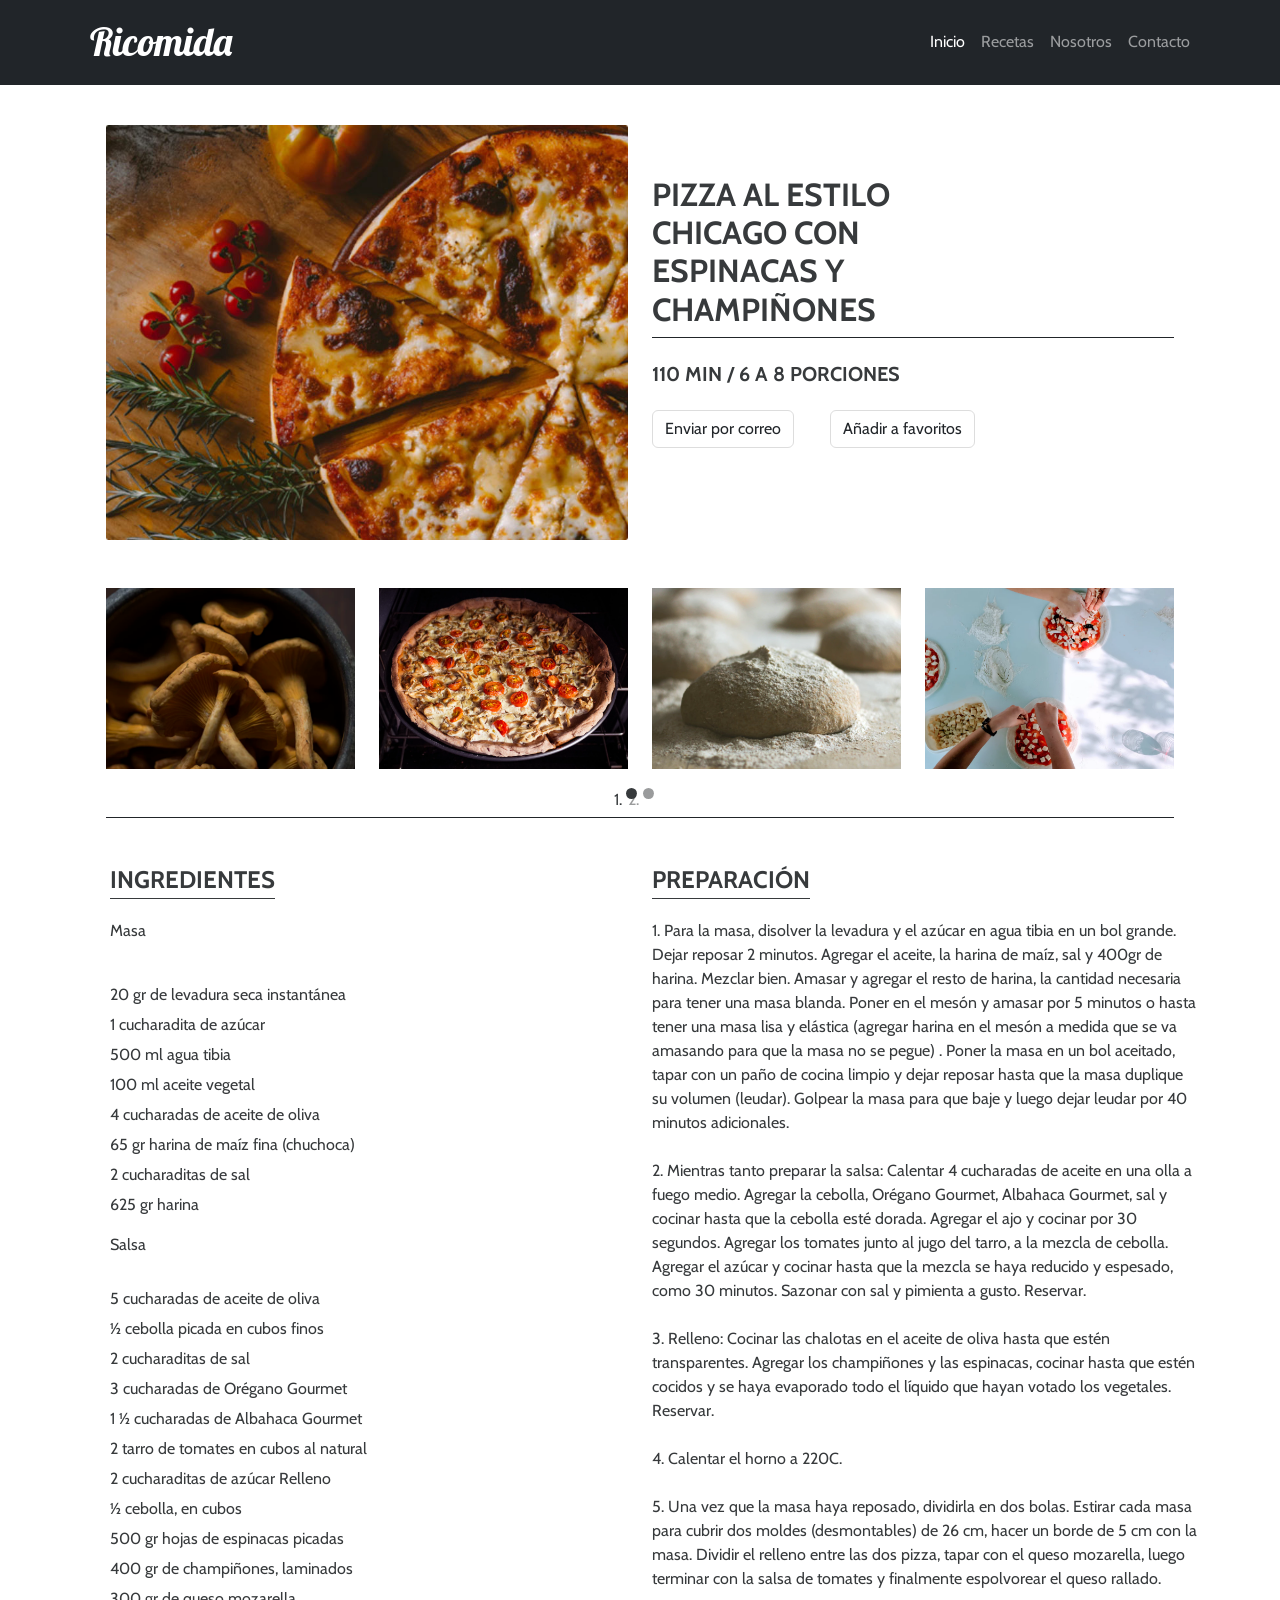
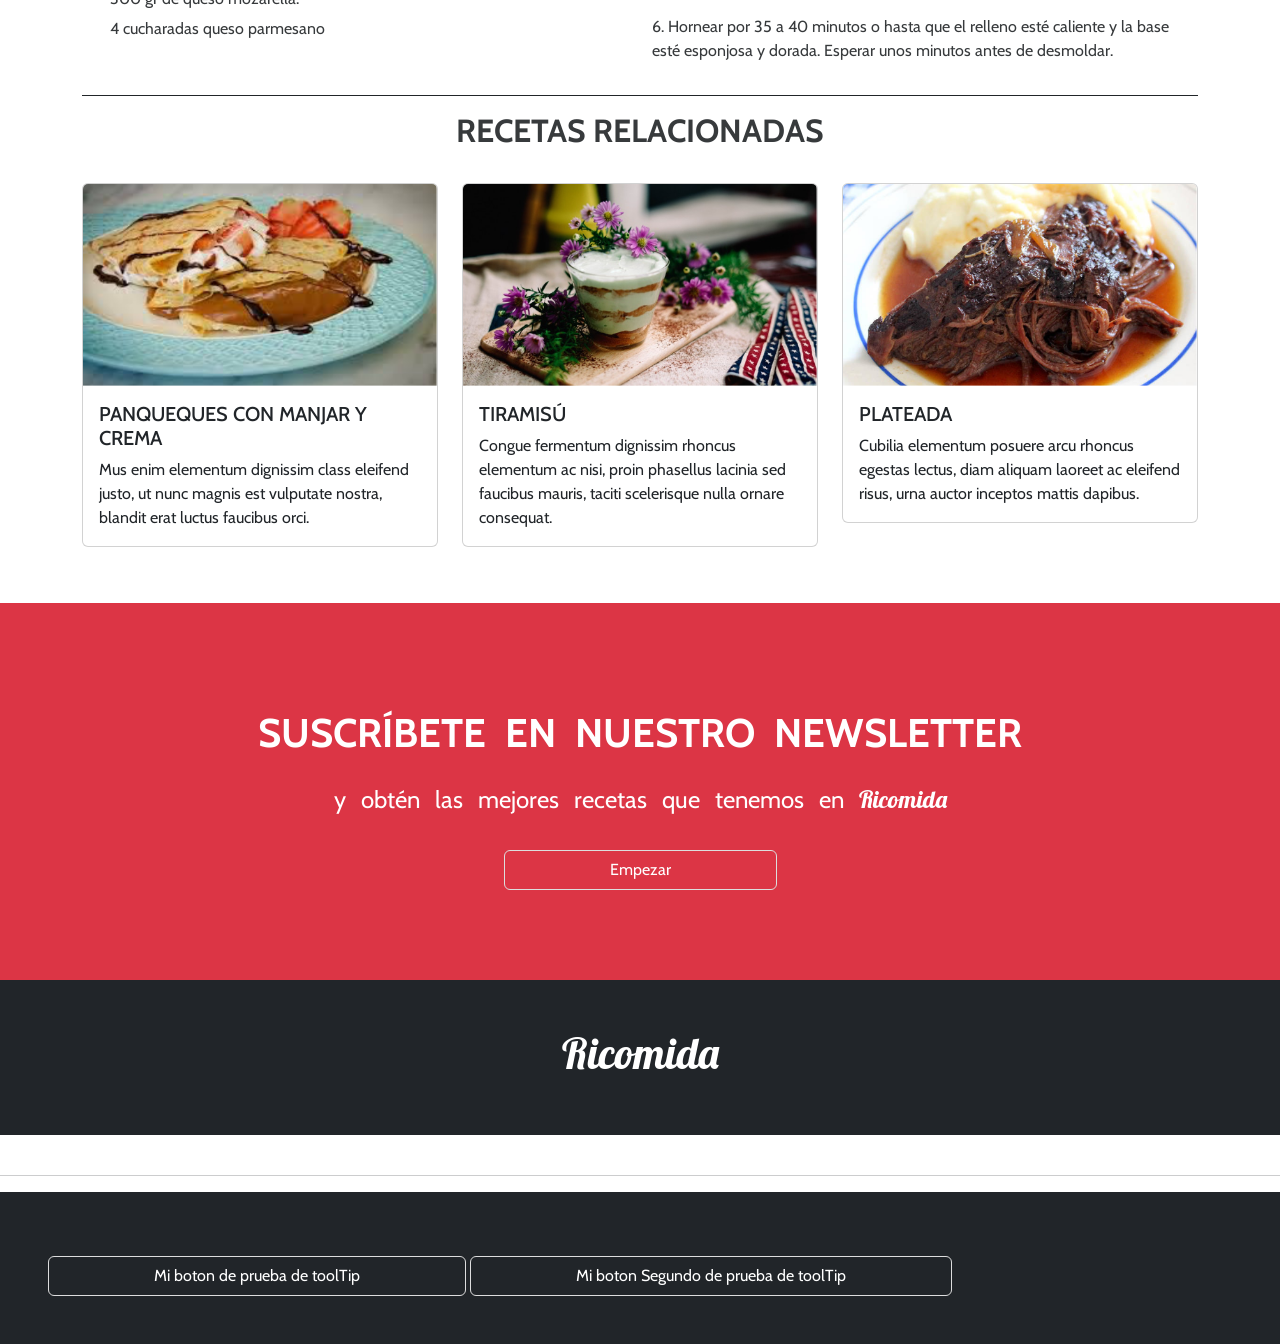
<file: index.html>
<!DOCTYPE html>
<html lang="en">
  <head>
    <meta charset="UTF-8" />
    <meta name="viewport" content="width=device-width, initial-scale=1.0" />
    <meta http-equiv="X-UA-Compatible" content="IE=edge" />
    <link
      href="https://cdn.jsdelivr.net/npm/bootstrap@5.1.3/dist/css/bootstrap.min.css"
      rel="stylesheet"
      integrity="sha384-1BmE4kWBq78iYhFldvKuhfTAU6auU8tT94WrHftjDbrCEXSU1oBoqyl2QvZ6jIW3"
      crossorigin="anonymous"
    />
    <link
      href="https://fonts.googleapis.com/css?family=Cabin:400,700&display=swap"
      rel="stylesheet"
    />
    <link
      href="https://fonts.googleapis.com/css?family=Lobster&display=swap"
      rel="stylesheet"
    />
    <link rel="stylesheet" href="assets/css/style.css" />
    <title>Ricomida</title>
  </head>

  <body>
    <nav class="navbar navbar-expand-lg navbar-dark bg-dark text-white px-4">
      <div class="container">
        <a class="navbar-brand ms-2 nav_titulo" href="#">Ricomida</a>
        <button
          class="navbar-toggler boton"
          type="button"
          data-bs-toggle="collapse"
          data-bs-target="#navbarNavAltMarkup"
          aria-controls="navbarNavAltMarkup"
          aria-expanded="false"
          aria-label="Toggle navigation"
        >
          <span class="navbar-toggler-icon"></span>
        </button>
        <div class="collapse navbar-collapse" id="navbarNavAltMarkup">
          <div class="navbar-nav ms-auto">
            <a class="nav-item nav-link active" href="#">Inicio</a>
            <a class="nav-item nav-link" href="#">Recetas</a>
            <a class="nav-item nav-link" href="#">Nosotros</a>
            <a class="nav-item nav-link" href="#">Contacto</a>
          </div>
        </div>
      </div>
    </nav>
    <main class="container">
      <header class="header_class my-3 border-top border-dark pt-4 mx-4">
        <div class="row">
          <div class="col-xs-12 col-sm-12 col-md-12 col-lg-6 col-xl-6">
            <img src="assets/img/principal.jpg" alt="pizza" class="img-fluid" />
          </div>
          <div
            class="col-xs-12 col-sm-12 col-md-12 col-lg-6 col-xl-6 header_texto"
          >
            <div>
              <h2 class="text-center fw-bold">
                PIZZA AL ESTILO CHICAGO CON ESPINACAS Y CHAMPIÑONES
              </h2>
            </div>
            <div class="text-center border-top border-dark">
              <h5 class="text-center my-4 fw-bold">
                110 MIN / 6 A 8 PORCIONES
              </h5>
              <div class="header_botones">
                <button
                  id="enviarCorreo"
                  class="btn header_boton me-3 d-inline-block connectiontooltip"
                  data-bs-toggle="tooltip"
                  data-bs-placement="bottom"
                  title="Presiona para enviar tu correo"
                >
                  Enviar por correo
                </button>
                <button
                  class="btn header_boton ms-3 d-inline-block connectiontooltip"
                  data-bs-toggle="tooltip"
                  data-bs-placement="right"
                  title="Agrega esta receta a tus favoritos"
                >
                  Añadir a favoritos
                </button>
              </div>
            </div>
          </div>
        </div>
      </header>
      <section
        class="seccion_carrusel my-5 d-none d-sm-none d-md-block d-lg-block d-xl-block mx-4 border-dark border-bottom pb-5"
      >
        <div
          id="carouselExampleIndicators"
          class="carousel slide"
          data-bs-ride="carousel"
        >
          <ol class="carousel-indicators">
            <li
              data-bs-target="#carouselExampleIndicators"
              data-bs-slide-to="0"
              class="active"
            ></li>
            <li
              data-bs-target="#carouselExampleIndicators"
              data-bs-slide-to="1"
            ></li>
          </ol>
          <div class="carousel-inner text-dark">
            <div class="carousel-item active">
              <div class="row">
                <div class="col-md-3 col-lg-3 col-xl-3">
                  <img
                    src="assets/img/slider-1.png"
                    class="img-fluid"
                    alt="slider-1"
                  />
                </div>
                <div class="col-md-3 col-lg-3 col-xl-3">
                  <img
                    src="assets/img/slider-2.png"
                    class="img-fluid"
                    alt="slider-2"
                  />
                </div>
                <div class="col-md-3 col-lg-3 col-xl-3">
                  <img
                    src="assets/img/slider-3.png"
                    class="img-fluid"
                    alt="slider-3"
                  />
                </div>
                <div class="col-md-3 col-lg-3 col-xl-3">
                  <img
                    src="assets/img/slider-4.png"
                    class="img-fluid"
                    alt="slider-4"
                  />
                </div>
              </div>
            </div>
            <div class="carousel-item text-dark">
              <div class="row">
                <div class="col-md-3 col-lg-3 col-xl-3">
                  <img
                    src="assets/img/slider-5.png"
                    class="img-fluid"
                    alt="slider-5"
                  />
                </div>
                <div class="col-md-3 col-lg-3 col-xl-3">
                  <img
                    src="assets/img/slider-6.png"
                    class="img-fluid"
                    alt="slider-6"
                  />
                </div>
                <div class="col-md-3 col-lg-3 col-xl-3">
                  <img
                    src="assets/img/slider-7.png"
                    class="img-fluid"
                    alt="slider-7"
                  />
                </div>
                <div class="col-md-3 col-lg-3 col-xl-3">
                  <img
                    src="assets/img/slider-8.png"
                    class="img-fluid"
                    alt="slider-8"
                  />
                </div>
              </div>
            </div>
          </div>
        </div>
      </section>
      <section class="section_ingre_prepa">
        <div class="row">
          <div
            class="col-xs-12 col-sm-12 col-md-12 col-lg-6 col-xl-6 seccion_ingredientes"
          >
            <h4 class="pt-5 fw-bold pb-1">INGREDIENTES</h4>
            <p class="py-4">Masa</p>
            <ul class="ps-0">
              <li>20 gr de levadura seca instantánea</li>
              <li>1 cucharadita de azúcar</li>
              <li>500 ml agua tibia</li>
              <li>100 ml aceite vegetal</li>
              <li>4 cucharadas de aceite de oliva</li>
              <li>65 gr harina de maíz fina (chuchoca)</li>
              <li>2 cucharaditas de sal</li>
              <li>625 gr harina</li>
            </ul>
            <p>Salsa</p>
            <ul class="ps-0 pt-2">
              <li>5 cucharadas de aceite de oliva</li>
              <li>½ cebolla picada en cubos finos</li>
              <li>2 cucharaditas de sal</li>
              <li>3 cucharadas de Orégano Gourmet</li>
              <li>1 ½ cucharadas de Albahaca Gourmet</li>
              <li>2 tarro de tomates en cubos al natural</li>
              <li>2 cucharaditas de azúcar Relleno</li>
              <li>½ cebolla, en cubos</li>
              <li>500 gr hojas de espinacas picadas</li>
              <li>400 gr de champiñones, laminados</li>
              <li>300 gr de queso mozarella.</li>
              <li>4 cucharadas queso parmesano</li>
            </ul>
          </div>
          <div class="col-xs-12 col-sm-12 col-md-12 col-lg-6 col-xl-6">
            <h4 class="pt-4 fw-bold pb-1">PREPARACIÓN</h4>
            <p></p>
            <p class="pt-2">
              1. Para la masa, disolver la levadura y el azúcar en agua tibia en
              un bol grande. Dejar reposar 2 minutos. Agregar el aceite, la
              harina de maíz, sal y 400gr de harina. Mezclar bien. Amasar y
              agregar el resto de harina, la cantidad necesaria para tener una
              masa blanda. Poner en el mesón y amasar por 5 minutos o hasta
              tener una masa lisa y elástica (agregar harina en el mesón a
              medida que se va amasando para que la masa no se pegue) . Poner la
              masa en un bol aceitado, tapar con un paño de cocina limpio y
              dejar reposar hasta que la masa duplique su volumen (leudar).
              Golpear la masa para que baje y luego dejar leudar por 40 minutos
              adicionales.
            </p>
            <p class="pt-2">
              2. Mientras tanto preparar la salsa: Calentar 4 cucharadas de
              aceite en una olla a fuego medio. Agregar la cebolla, Orégano
              Gourmet, Albahaca Gourmet, sal y cocinar hasta que la cebolla esté
              dorada. Agregar el ajo y cocinar por 30 segundos. Agregar los
              tomates junto al jugo del tarro, a la mezcla de cebolla. Agregar
              el azúcar y cocinar hasta que la mezcla se haya reducido y
              espesado, como 30 minutos. Sazonar con sal y pimienta a gusto.
              Reservar.
            </p>
            <p class="pt-2">
              3. Relleno: Cocinar las chalotas en el aceite de oliva hasta que
              estén transparentes. Agregar los champiñones y las espinacas,
              cocinar hasta que estén cocidos y se haya evaporado todo el
              líquido que hayan votado los vegetales. Reservar.
            </p>
            <p class="pt-2">4. Calentar el horno a 220C.</p>
            <p class="pt-2">
              5. Una vez que la masa haya reposado, dividirla en dos bolas.
              Estirar cada masa para cubrir dos moldes (desmontables) de 26 cm,
              hacer un borde de 5 cm con la masa. Dividir el relleno entre las
              dos pizza, tapar con el queso mozarella, luego terminar con la
              salsa de tomates y finalmente espolvorear el queso rallado.
            </p>
            <p class="pt-2">
              6. Hornear por 35 a 40 minutos o hasta que el relleno esté
              caliente y la base esté esponjosa y dorada. Esperar unos minutos
              antes de desmoldar.
            </p>
          </div>
        </div>
      </section>
      <section class="seccion_recetas py-3 my-3 border-dark border-top">
        <h2 class="text-center fw-bold">RECETAS RELACIONADAS</h2>
        <div class="row">
          <article class="col-xs-12 col-sm-12 col-md-6 col-lg-4 col-xl-4 my-4">
            <div class="card">
              <img
                src="assets/img/recipe-card-1.png"
                class="card-img-top"
                alt="recipe-card-1"
              />
              <div class="card-body">
                <h5 class="card-title">PANQUEQUES CON MANJAR Y CREMA</h5>
                <p class="card-text">
                  Mus enim elementum dignissim class eleifend justo, ut nunc
                  magnis est vulputate nostra, blandit erat luctus faucibus
                  orci.
                </p>
              </div>
            </div>
          </article>
          <article class="col-xs-12 col-sm-12 col-md-6 col-lg-4 col-xl-4 my-4">
            <div class="card">
              <img
                src="assets/img/recipe-card-2.png"
                class="card-img-top"
                alt="recipe-card-2"
              />
              <div class="card-body">
                <h5 class="card-title">TIRAMISÚ</h5>
                <p class="card-text">
                  Congue fermentum dignissim rhoncus elementum ac nisi, proin
                  phasellus lacinia sed faucibus mauris, taciti scelerisque
                  nulla ornare consequat.
                </p>
              </div>
            </div>
          </article>
          <article class="col-xs-12 col-sm-12 col-md-6 col-lg-4 col-xl-4 my-4">
            <div class="card">
              <img
                src="assets/img/recipe-card-3.png"
                class="card-img-top"
                alt="recipe-card-3"
              />
              <div class="card-body">
                <h5 class="card-title">PLATEADA</h5>
                <p class="card-text">
                  Cubilia elementum posuere arcu rhoncus egestas lectus, diam
                  aliquam laoreet ac eleifend risus, urna auctor inceptos mattis
                  dapibus.
                </p>
              </div>
            </div>
          </article>
        </div>
      </section>
    </main>
    <section
      class="seccion_newslatter container-fluid bg-danger text-center text-white px-4"
    >
      <h1 class="pt-3 fw-bold">SUSCRÍBETE EN NUESTRO NEWSLETTER</h1>
      <p class="fw-lighter mx-4 pt-3">
        y obtén las mejores recetas que tenemos en <span>Ricomida</span>
      </p>
      <button
        class="btn seccion_newslatter_boton text-white mt-3 connectiontooltip"
        data-bs-toggle="tooltip"
        data-bs-placement="top"
        title="Enviar comentario"
      >
        Empezar
      </button>
    </section>
    <footer class="bg-dark p-5">
      <h2 class="text-white text-center">Ricomida</h2>
    </footer>
    <br/>
    <hr/>
    <div class="bg-dark p-5">
        <button
        class="btn seccion_newslatter_boton text-white mt-3 connect"
        data-bs-toggle="tooltip"
        data-bs-placement="top"
        title="Usando la class conect para conectar"
      >
        Mi boton de prueba de toolTip
      </button>
      <button
      class="btn seccion_newslatter_boton text-white mt-3 connect"
      data-bs-toggle="tooltip"
      data-bs-placement="top"
      title="Usando la class connect para conectar dos botones"
    >
      Mi boton Segundo de prueba de toolTip
    </button>
    </div>
    <script
      src="https://code.jquery.com/jquery-3.6.0.js"
      integrity="sha256-H+K7U5CnXl1h5ywQfKtSj8PCmoN9aaq30gDh27Xc0jk="
      crossorigin="anonymous"
    ></script>
    <script
      src="https://cdn.jsdelivr.net/npm/bootstrap@5.1.3/dist/js/bootstrap.bundle.min.js"
      integrity="sha384-ka7Sk0Gln4gmtz2MlQnikT1wXgYsOg+OMhuP+IlRH9sENBO0LRn5q+8nbTov4+1p"
      crossorigin="anonymous"
    ></script>
    <script src="assets/js/script.js"></script>

    <!-- ULTIMA VERSION -->
    <!-- <script
      src="https://code.jquery.com/jquery-3.7.1.js"
      integrity="sha256-eKhayi8LEQwp4NKxN+CfCh+3qOVUtJn3QNZ0TciWLP4="
      crossorigin="anonymous"
    ></script> -->
  </body>
</html>
</file>
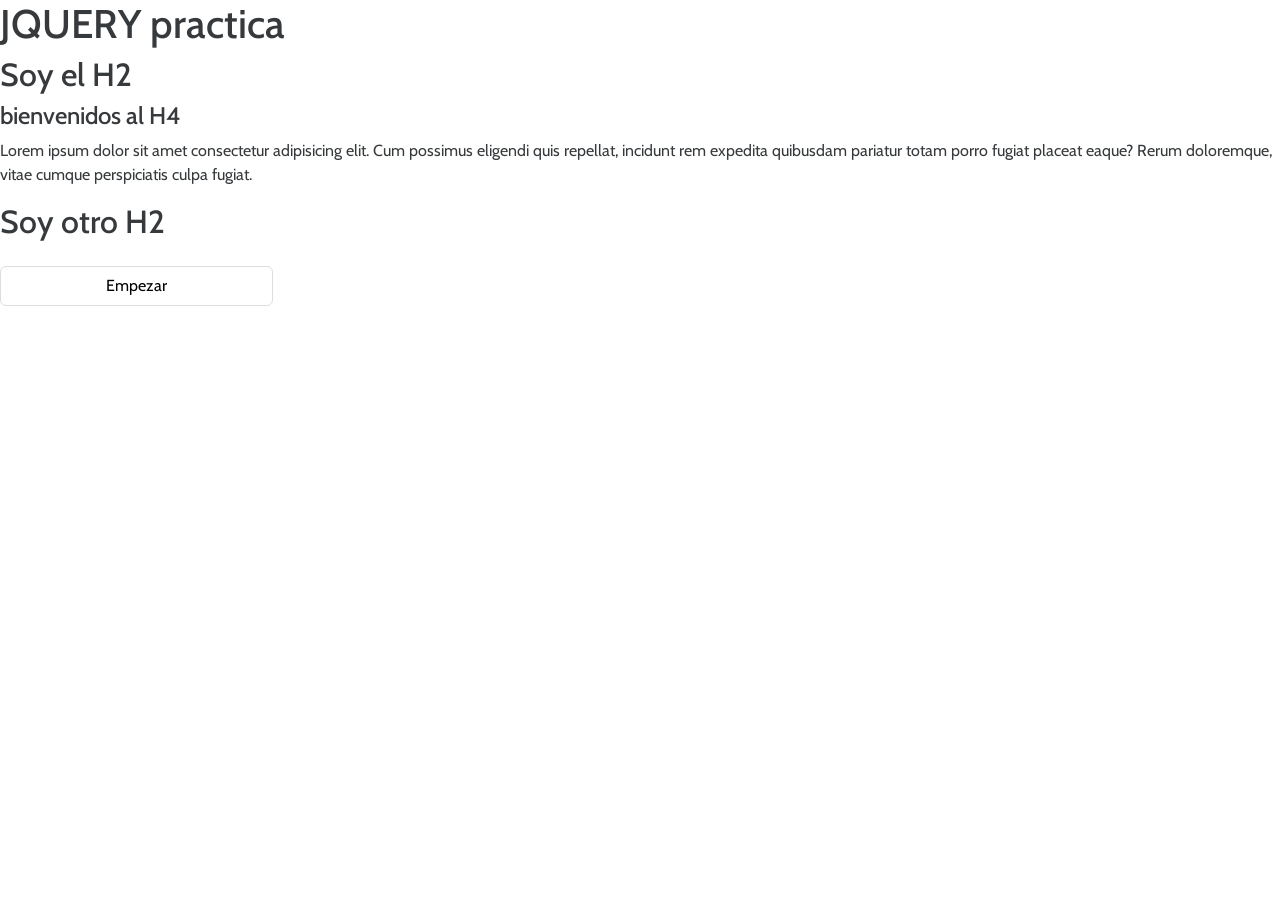
<file: exercise.html>
<!DOCTYPE html>
<html lang="en">
  <head>
    <meta charset="UTF-8" />
    <meta name="viewport" content="width=device-width, initial-scale=1.0" />
    <meta http-equiv="X-UA-Compatible" content="IE=edge" />
    <link
      href="https://cdn.jsdelivr.net/npm/bootstrap@5.1.3/dist/css/bootstrap.min.css"
      rel="stylesheet"
      integrity="sha384-1BmE4kWBq78iYhFldvKuhfTAU6auU8tT94WrHftjDbrCEXSU1oBoqyl2QvZ6jIW3"
      crossorigin="anonymous"
    />
    <link
      href="https://fonts.googleapis.com/css?family=Cabin:400,700&display=swap"
      rel="stylesheet"
    />
    <link
      href="https://fonts.googleapis.com/css?family=Lobster&display=swap"
      rel="stylesheet"
    />
    <link rel="stylesheet" href="assets/css/style.css" />
    <title>Exercise</title>
  </head>

  <body>
    <h1>JQUERY practica</h1>
    <h2>Soy el H2</h2>
    <h4>bienvenidos al H4</h4>
    <p>
      Lorem ipsum dolor sit amet consectetur adipisicing elit. Cum possimus
      eligendi quis repellat, incidunt rem expedita quibusdam pariatur totam
      porro fugiat placeat eaque? Rerum doloremque, vitae cumque perspiciatis
      culpa fugiat.
    </p>
    <h2>Soy otro H2</h2>
    <div>
      <button
        class="btn seccion_newslatter_boton text-black mt-3 connectiontooltip"
        data-bs-toggle="tooltip"
        title="Hola soy un tooltip!!!!!!!"
      >
        Empezar
      </button>
    </div>

    <!-- ULTIMA VERSION -->
    <script
      src="https://code.jquery.com/jquery-3.7.1.js"
      integrity="sha256-eKhayi8LEQwp4NKxN+CfCh+3qOVUtJn3QNZ0TciWLP4="
      crossorigin="anonymous"
    ></script>

    <script
      src="https://cdn.jsdelivr.net/npm/bootstrap@5.1.3/dist/js/bootstrap.bundle.min.js"
      integrity="sha384-ka7Sk0Gln4gmtz2MlQnikT1wXgYsOg+OMhuP+IlRH9sENBO0LRn5q+8nbTov4+1p"
      crossorigin="anonymous"
    ></script>
    <script>
      var miBttnConectClass = $(".connectiontooltip");
      console.log("mi boton class connect -> ", miBttnConectClass);
      new bootstrap.Tooltip(miBttnConectClass[0]);

      $("body").on("dblclick", "h2", function () {
        $(this).css("color", "yellow");
      });
    </script>
  </body>
</html>
</file>
<file: assets/css/style.css>
:root {
  --gris: #dddddd;
  --negroL: #373a3c;
}

body {
  font-family: "Cabin", sans-serif;
  color: var(--negroL);
}

.nav_titulo {
  font-family: "Lobster", cursive;
  font-size: 39px;
}

.header_boton,
.seccion_newslatter_boton {
  border: 1px solid var(--gris);
}

.carousel-indicators {
  top: 105%;
}

.carousel-indicators li {
  border-radius: 50%;
  background-color: #373A3C !important;
  width: 11px !important;
  height: 11px !important;
}

.section_ingre_prepa h4 {
  border-bottom: 1px solid;
  display: inline;
}

.section_ingre_prepa ul li {
  text-decoration: none;
  list-style-type: none;
  list-style-position: inside;
  margin: 6px 0;
}

.seccion_newslatter {
  padding: 90px 10px;
  word-spacing: 10px;
}

.seccion_newslatter p {
  font-size: 18pt;
}

.seccion_newslatter p span {
  font-family: "Lobster", cursive;
}

.seccion_newslatter_boton {
  padding: 7px 105px;
}

footer {
  font-family: "Lobster", cursive;
}

footer h2 {
  font-size: 32pt;
}

@media (max-width: 575.98px) {
  .header_boton {
    margin-right: 1px !important;
    margin-left: 1px !important;
    padding: 15px 5px !important;
  }
}

@media (min-width: 768px) and (max-width: 991.98px) {
  .card-text {
    display: -webkit-box;
    display: box;
    box-orient: vertical;
    -webkit-box-orient: vertical;
    line-clamp: 4;
    -webkit-line-clamp: 4;
    overflow-y: hidden;
  }

  .card-title {
    display: -webkit-box;
    display: box;
    box-orient: vertical;
    -webkit-box-orient: vertical;
    line-clamp: 1;
    -webkit-line-clamp: 1;
    overflow-y: hidden;
  }
}

@media (min-width: 992px) and (max-width: 1199.98px) {
  .header_class {
    border-top: none !important;
  }

  .header_texto div h2,
  .header_texto div h5 {
    text-align: left !important;
  }

  .header_texto div h2 {
    padding-right: 160px;
    padding-top: 51px;
  }

  .header_botones {
    text-align: left !important;
  }

  .seccion_ingredientes {
    padding-left: 40px;
  }

  .seccion_ingredientes h4 {
    margin-top: -18px;
  }

  .card-text {
    display: -webkit-box;
    display: box;
    box-orient: vertical;
    -webkit-box-orient: vertical;
    line-clamp: 4;
    -webkit-line-clamp: 4;
    overflow-y: hidden;
  }

  .card-title {
    display: -webkit-box;
    display: box;
    box-orient: vertical;
    -webkit-box-orient: vertical;
    line-clamp: 1;
    -webkit-line-clamp: 1;
    overflow-y: hidden;
  }
}

@media (min-width: 1200px) {
  .header_class {
    border-top: none !important;
  }

  .header_texto div h2,
  .header_texto div h5 {
    text-align: left !important;
  }

  .header_texto div h2 {
    padding-right: 160px;
    padding-top: 51px;
  }

  .header_botones {
    text-align: left !important;
  }

  .seccion_ingredientes {
    padding-left: 40px;
  }

  .seccion_ingredientes h4 {
    margin-top: -18px;
  }
}
</file>
